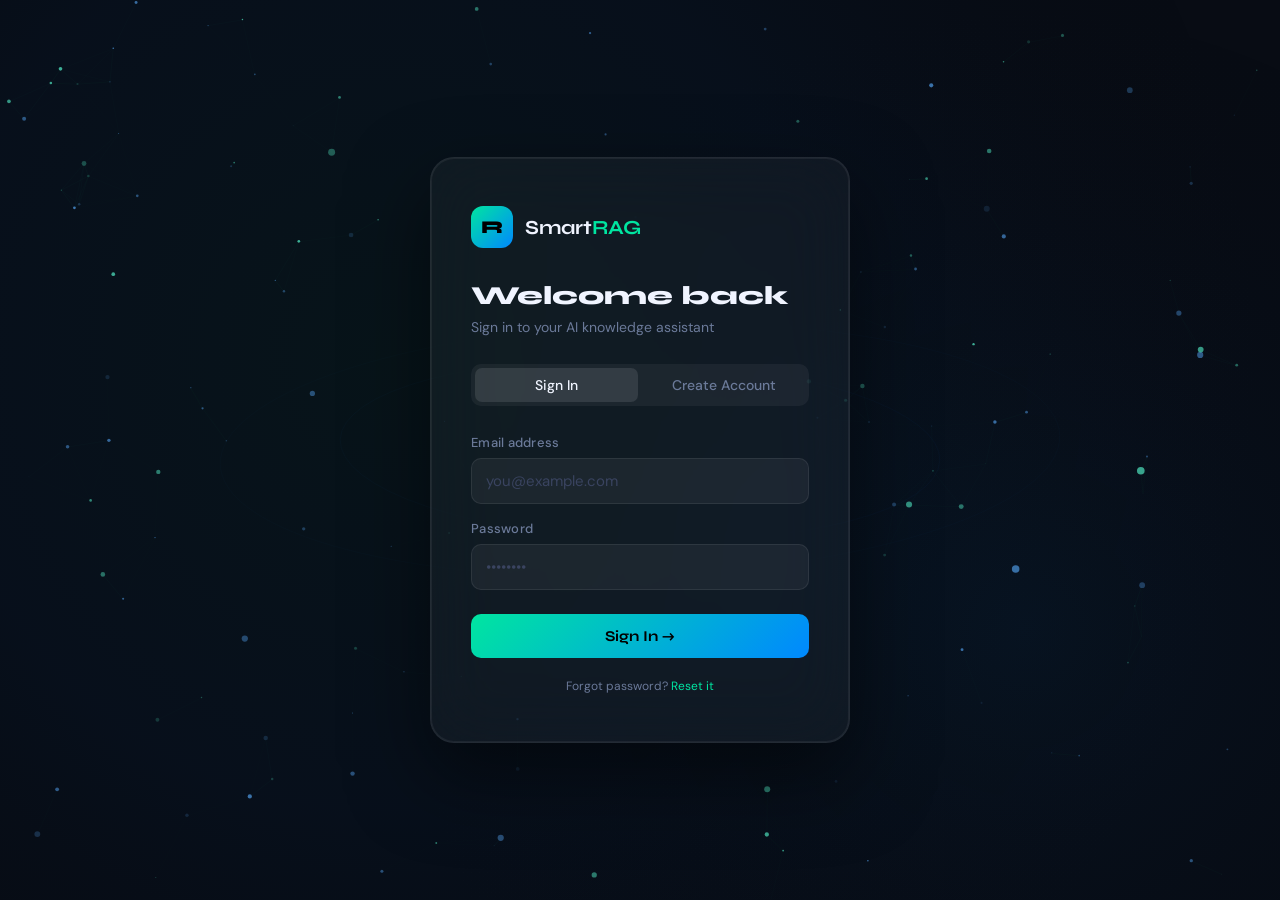
<file: project_ui/login.html>
<!DOCTYPE html>
<html lang="en">
<head>
  <meta charset="UTF-8" />
  <meta name="viewport" content="width=device-width, initial-scale=1.0" />
  <title>Smart RAG — Sign In</title>
  <link rel="preconnect" href="https://fonts.googleapis.com" />
  <link href="https://fonts.googleapis.com/css2?family=Syne:wght@400;600;700;800&family=DM+Sans:wght@300;400;500&display=swap" rel="stylesheet" />
  <style>
    *, *::before, *::after { box-sizing: border-box; margin: 0; padding: 0; }

    :root {
      --bg: #080c14;
      --card: rgba(255,255,255,0.04);
      --border: rgba(255,255,255,0.08);
      --accent: #00e5a0;
      --accent2: #0088ff;
      --text: #f0f4ff;
      --muted: #6b7a99;
      --err: #ff5c5c;
    }

    html, body { height: 100%; overflow: hidden; }

    body {
      font-family: 'DM Sans', sans-serif;
      background: var(--bg);
      color: var(--text);
      display: flex;
      align-items: center;
      justify-content: center;
    }

    /* ── 3D CANVAS BG ── */
    #bg-canvas {
      position: fixed;
      inset: 0;
      z-index: 0;
      pointer-events: none;
    }

    /* ── CARD ── */
    .card {
      position: relative;
      z-index: 10;
      width: 420px;
      background: var(--card);
      border: 1px solid var(--border);
      border-radius: 24px;
      padding: 48px 40px;
      backdrop-filter: blur(32px);
      box-shadow: 0 32px 80px rgba(0,0,0,0.5), 0 0 0 1px rgba(255,255,255,0.06) inset;
      animation: slideUp .6s cubic-bezier(.16,1,.3,1) both;
    }

    @keyframes slideUp {
      from { opacity:0; transform: translateY(40px) scale(.97); }
      to   { opacity:1; transform: translateY(0) scale(1); }
    }

    .logo-row {
      display: flex;
      align-items: center;
      gap: 12px;
      margin-bottom: 32px;
    }

    .logo-icon {
      width: 42px; height: 42px;
      background: linear-gradient(135deg, var(--accent), var(--accent2));
      border-radius: 12px;
      display: flex; align-items: center; justify-content: center;
      font-family: 'Syne', sans-serif;
      font-weight: 800;
      font-size: 18px;
      color: #000;
      flex-shrink: 0;
    }

    .logo-text {
      font-family: 'Syne', sans-serif;
      font-weight: 700;
      font-size: 20px;
      letter-spacing: -.3px;
    }

    .logo-text span { color: var(--accent); }

    h1 {
      font-family: 'Syne', sans-serif;
      font-size: 26px;
      font-weight: 800;
      margin-bottom: 6px;
      line-height: 1.2;
    }

    .sub {
      font-size: 14px;
      color: var(--muted);
      margin-bottom: 28px;
    }

    .tabs {
      display: flex;
      background: rgba(255,255,255,0.05);
      border-radius: 10px;
      padding: 4px;
      margin-bottom: 28px;
      gap: 4px;
    }

    .tab-btn {
      flex: 1;
      padding: 8px;
      border-radius: 7px;
      font-family: 'DM Sans', sans-serif;
      font-size: 14px;
      font-weight: 500;
      color: var(--muted);
      cursor: pointer;
      border: none;
      background: none;
      transition: all .2s;
    }

    .tab-btn.active {
      background: rgba(255,255,255,0.1);
      color: var(--text);
    }

    .form-group {
      margin-bottom: 16px;
    }

    label {
      display: block;
      font-size: 13px;
      font-weight: 500;
      color: var(--muted);
      margin-bottom: 7px;
      letter-spacing: .02em;
    }

    input {
      width: 100%;
      background: rgba(255,255,255,0.05);
      border: 1px solid var(--border);
      border-radius: 10px;
      padding: 12px 14px;
      font-family: 'DM Sans', sans-serif;
      font-size: 15px;
      color: var(--text);
      outline: none;
      transition: border-color .2s, box-shadow .2s;
    }

    input::placeholder { color: #3a4460; }

    input:focus {
      border-color: var(--accent);
      box-shadow: 0 0 0 3px rgba(0,229,160,.12);
    }

    .error-msg {
      font-size: 12px;
      color: var(--err);
      margin-top: 5px;
      display: none;
    }

    .submit-btn {
      width: 100%;
      padding: 13px;
      background: linear-gradient(135deg, var(--accent), var(--accent2));
      border: none;
      border-radius: 10px;
      font-family: 'Syne', sans-serif;
      font-weight: 700;
      font-size: 15px;
      color: #000;
      cursor: pointer;
      margin-top: 8px;
      transition: opacity .2s, transform .15s;
      position: relative;
      overflow: hidden;
    }

    .submit-btn::after {
      content: '';
      position: absolute;
      inset: 0;
      background: rgba(255,255,255,0);
      transition: background .2s;
    }

    .submit-btn:hover { opacity: .9; }
    .submit-btn:hover::after { background: rgba(255,255,255,0.08); }
    .submit-btn:active { transform: scale(.98); }

    .divider {
      display: flex;
      align-items: center;
      gap: 12px;
      margin: 20px 0;
      color: var(--muted);
      font-size: 12px;
    }
    .divider::before, .divider::after {
      content: '';
      flex: 1;
      height: 1px;
      background: var(--border);
    }

    .oauth-btn {
      width: 100%;
      padding: 11px;
      background: rgba(255,255,255,0.05);
      border: 1px solid var(--border);
      border-radius: 10px;
      font-family: 'DM Sans', sans-serif;
      font-size: 14px;
      font-weight: 500;
      color: var(--text);
      cursor: pointer;
      display: flex;
      align-items: center;
      justify-content: center;
      gap: 10px;
      transition: background .2s;
    }
    .oauth-btn:hover { background: rgba(255,255,255,0.09); }

    .footer-note {
      text-align: center;
      font-size: 12px;
      color: var(--muted);
      margin-top: 20px;
    }
    .footer-note a { color: var(--accent); text-decoration: none; }

    /* ── PANELS ── */
    .panel { display: none; }
    .panel.active { display: block; }
  </style>
</head>
<body>

<canvas id="bg-canvas"></canvas>

<div class="card">
  <div class="logo-row">
    <div class="logo-icon">R</div>
    <div class="logo-text">Smart<span>RAG</span></div>
  </div>

  <h1>Welcome back</h1>
  <p class="sub">Sign in to your AI knowledge assistant</p>

  <div class="tabs">
    <button class="tab-btn active" data-tab="login">Sign In</button>
    <button class="tab-btn" data-tab="signup">Create Account</button>
  </div>

  <!-- LOGIN -->
  <div class="panel active" id="panel-login">
    <div class="form-group">
      <label>Email address</label>
      <input type="email" id="login-email" placeholder="you@example.com" autocomplete="email" />
    </div>
    <div class="form-group">
      <label>Password</label>
      <input type="password" id="login-pass" placeholder="••••••••" autocomplete="current-password" />
      <div class="error-msg" id="login-err">Invalid email or password.</div>
    </div>
    <button class="submit-btn" id="loginBtn">Sign In →</button>
    <p class="footer-note">Forgot password? <a href="#">Reset it</a></p>
  </div>

  <!-- SIGNUP -->
  <div class="panel" id="panel-signup">
    <div class="form-group">
      <label>Full name</label>
      <input type="text" id="su-name" placeholder="Jane Doe" />
    </div>
    <div class="form-group">
      <label>Email address</label>
      <input type="email" id="su-email" placeholder="you@example.com" />
    </div>
    <div class="form-group">
      <label>Password</label>
      <input type="password" id="su-pass" placeholder="Min. 8 characters" />
      <div class="error-msg" id="su-err">Please fill all fields correctly.</div>
    </div>
    <button class="submit-btn" id="signupBtn">Create Account →</button>
    <p class="footer-note" style="margin-top:16px">By signing up, you agree to our <a href="#">Terms</a> & <a href="#">Privacy Policy</a></p>
  </div>
</div>

<script>
  /* ── 3D PARTICLE FIELD ── */
  const canvas = document.getElementById('bg-canvas');
  const ctx = canvas.getContext('2d');
  let W, H, particles = [], mouse = {x: -9999, y: -9999};

  function resize() {
    W = canvas.width = innerWidth;
    H = canvas.height = innerHeight;
  }
  resize();
  window.addEventListener('resize', resize);

  class Particle {
    constructor() { this.reset(true); }
    reset(init) {
      this.x = Math.random() * W;
      this.y = init ? Math.random() * H : H + 10;
      this.z = Math.random() * 2 + 0.3;
      this.vx = (Math.random() - .5) * 0.3;
      this.vy = -(Math.random() * 0.4 + 0.1);
      this.r = Math.random() * 1.5 + 0.3;
      this.hue = Math.random() > .5 ? 165 : 210;
      this.alpha = Math.random() * 0.6 + 0.1;
      this.life = 1;
    }
    update() {
      const dx = this.x - mouse.x, dy = this.y - mouse.y;
      const dist = Math.sqrt(dx*dx + dy*dy);
      if (dist < 120) {
        this.vx += dx / dist * 0.06;
        this.vy += dy / dist * 0.06;
      }
      this.x += this.vx * this.z;
      this.y += this.vy * this.z;
      this.vx *= 0.99;
      this.vy *= 0.99;
      if (this.y < -10) this.reset(false);
    }
    draw() {
      ctx.beginPath();
      ctx.arc(this.x, this.y, this.r * this.z, 0, Math.PI*2);
      ctx.fillStyle = `hsla(${this.hue},90%,65%,${this.alpha})`;
      ctx.fill();
    }
  }

  for (let i = 0; i < 160; i++) particles.push(new Particle());

  // Connections
  function drawConnections() {
    for (let i = 0; i < particles.length; i++) {
      for (let j = i+1; j < particles.length; j++) {
        const dx = particles[i].x - particles[j].x;
        const dy = particles[i].y - particles[j].y;
        const d = Math.sqrt(dx*dx+dy*dy);
        if (d < 90) {
          ctx.beginPath();
          ctx.moveTo(particles[i].x, particles[i].y);
          ctx.lineTo(particles[j].x, particles[j].y);
          ctx.strokeStyle = `rgba(0,229,160,${(1-d/90)*0.06})`;
          ctx.lineWidth = 0.5;
          ctx.stroke();
        }
      }
    }
  }

  // Orbital rings
  let angle = 0;
  function drawOrbitals() {
    const cx = W/2, cy = H/2;
    for (let ring = 0; ring < 3; ring++) {
      const r = 180 + ring * 120;
      ctx.beginPath();
      ctx.ellipse(cx, cy, r, r * 0.3, angle * (ring%2 ? 1 : -1) * 0.3, 0, Math.PI*2);
      ctx.strokeStyle = `rgba(0,136,255,${0.04 - ring*0.01})`;
      ctx.lineWidth = 1;
      ctx.stroke();
    }
  }

  function animate() {
    ctx.clearRect(0, 0, W, H);

    // Gradient mesh background
    const g = ctx.createRadialGradient(W*.3, H*.4, 0, W*.3, H*.4, W*.7);
    g.addColorStop(0, 'rgba(0,229,160,0.04)');
    g.addColorStop(0.5, 'rgba(0,136,255,0.03)');
    g.addColorStop(1, 'rgba(8,12,20,0)');
    ctx.fillStyle = g;
    ctx.fillRect(0, 0, W, H);

    const g2 = ctx.createRadialGradient(W*.8, H*.7, 0, W*.8, H*.7, W*.5);
    g2.addColorStop(0, 'rgba(0,136,255,0.05)');
    g2.addColorStop(1, 'rgba(8,12,20,0)');
    ctx.fillStyle = g2;
    ctx.fillRect(0, 0, W, H);

    angle += 0.003;
    drawOrbitals();
    drawConnections();
    particles.forEach(p => { p.update(); p.draw(); });

    requestAnimationFrame(animate);
  }
  animate();

  window.addEventListener('mousemove', e => { mouse.x = e.clientX; mouse.y = e.clientY; });

  /* ── TABS ── */
  document.querySelectorAll('.tab-btn').forEach(btn => {
    btn.addEventListener('click', () => {
      document.querySelectorAll('.tab-btn').forEach(b => b.classList.remove('active'));
      document.querySelectorAll('.panel').forEach(p => p.classList.remove('active'));
      btn.classList.add('active');
      document.getElementById('panel-' + btn.dataset.tab).classList.add('active');
    });
  });

  /* ── LOGIN ── */
  document.getElementById('loginBtn').addEventListener('click', async () => {
    const email = document.getElementById('login-email').value.trim();
    const pass  = document.getElementById('login-pass').value;
    const err   = document.getElementById('login-err');
    
    if (!email || !pass) { 
        err.textContent = 'Please enter both email and password.';
        err.style.display = 'block'; 
        return; 
    }
    
    try {
        const res = await fetch('/api/auth/login', {
            method: 'POST',
            headers: { 'Content-Type': 'application/json' },
            body: JSON.stringify({ email, password: pass })
        });
        
        if (!res.ok) {
            const data = await res.json();
            throw new Error(data.detail || 'Login failed');
        }
        
        const data = await res.json();
        localStorage.setItem('smart_rag_token', data.access_token);
        localStorage.setItem('smart_rag_user', JSON.stringify(data.user));
        window.location.href = '/';
    } catch (e) {
        err.textContent = e.message;
        err.style.display = 'block';
    }
  });
  /* ── SIGNUP ── */
  document.getElementById('signupBtn').addEventListener('click', async () => {
    const name  = document.getElementById('su-name').value.trim();
    const email = document.getElementById('su-email').value.trim();
    const pass  = document.getElementById('su-pass').value;
    const err   = document.getElementById('su-err');
    
    if (!name || !email || pass.length < 8) { 
        err.textContent = 'Please fill all fields (password min 8 chars).';
        err.style.display = 'block'; 
        return; 
    }
    
    try {
        const res = await fetch('/api/auth/register', {
            method: 'POST',
            headers: { 'Content-Type': 'application/json' },
            body: JSON.stringify({ full_name: name, email, password: pass })
        });
        
        if (!res.ok) {
            const data = await res.json();
            throw new Error(data.detail || 'Registration failed');
        }
        
        const data = await res.json();
        localStorage.setItem('smart_rag_token', data.access_token);
        localStorage.setItem('smart_rag_user', JSON.stringify(data.user));
        window.location.href = '/';
    } catch (e) {
        err.textContent = e.message;
        err.style.display = 'block';
    }
  });

  /* ── ENTER KEY ── */
  document.addEventListener('keydown', e => {
    if (e.key === 'Enter') {
      const active = document.querySelector('.panel.active');
      active.querySelector('.submit-btn').click();
    }
  });
</script>
</body>
</html>
</file>
